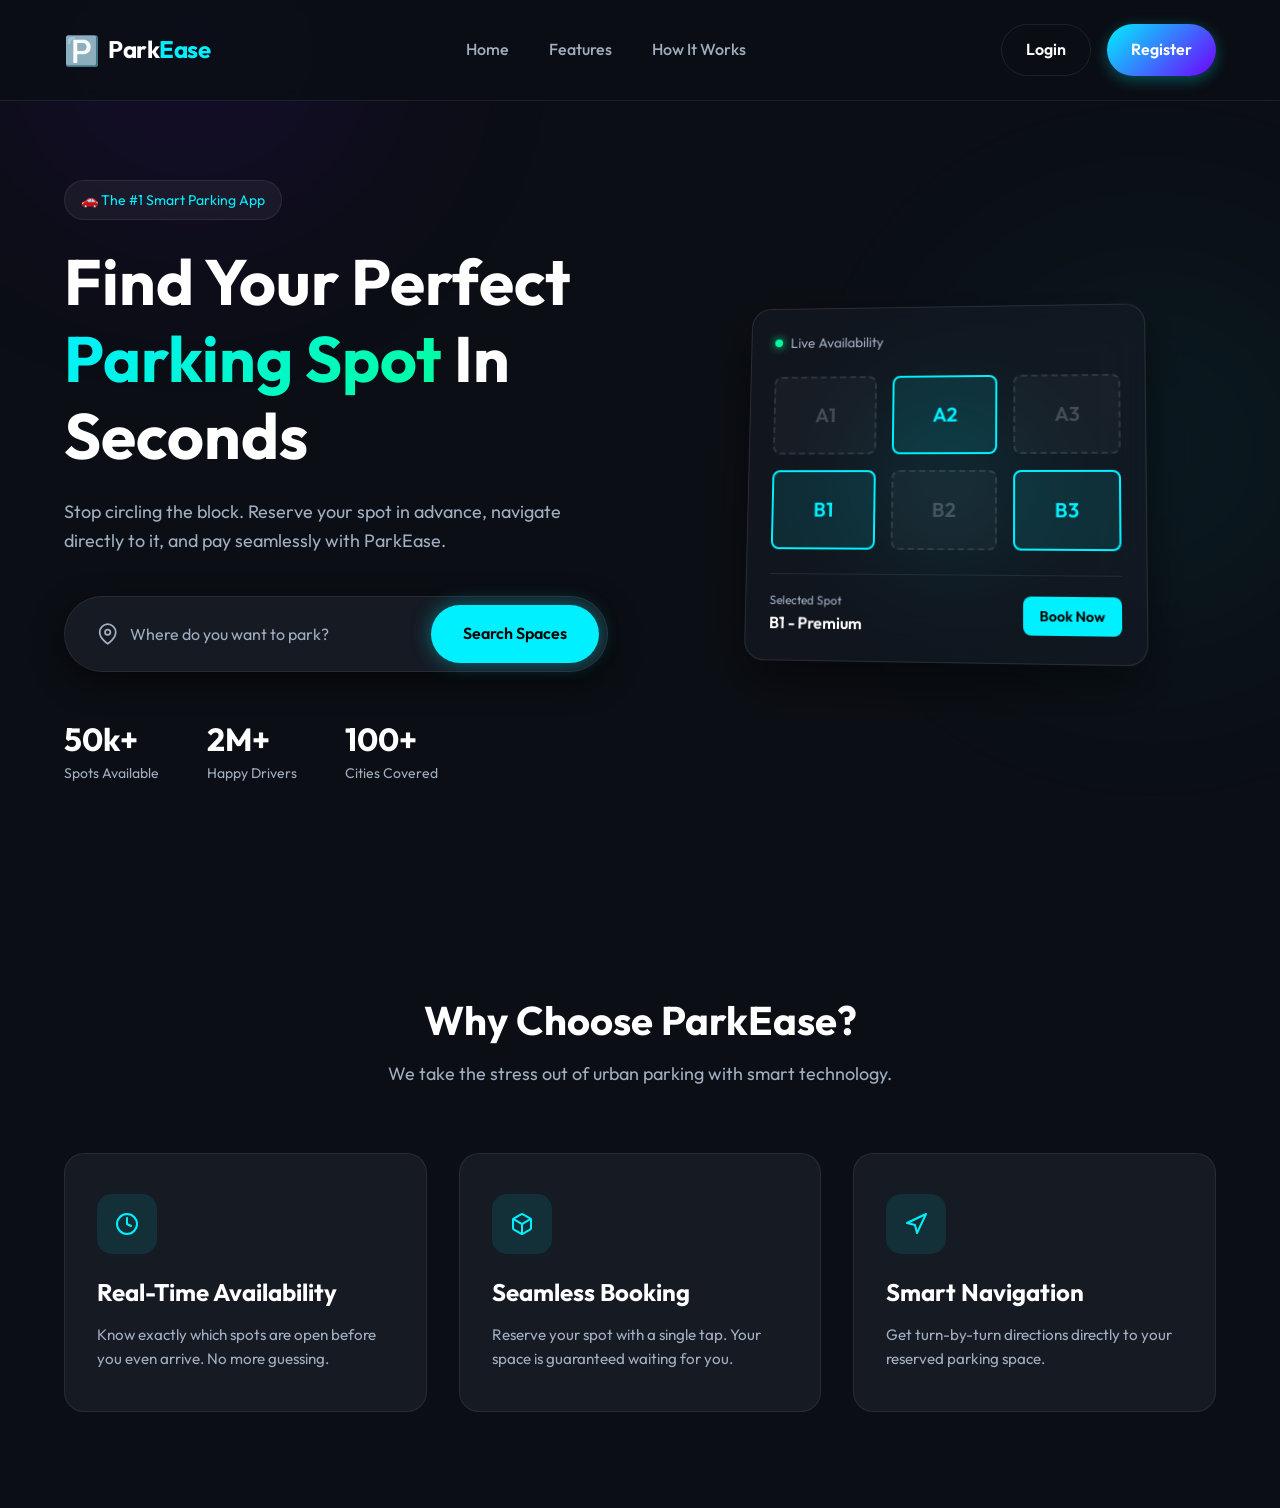
<file: Spotfinder/index.html>
<!DOCTYPE html>
<html lang="en">
<head>
    <meta charset="UTF-8">
    <meta name="viewport" content="width=device-width, initial-scale=1.0">
    <title>ParkEase | Smart Parking Spot Finder</title>
    <meta name="description" content="Find and book the perfect parking spot in seconds with ParkEase smartly.">
    <link rel="preconnect" href="https://fonts.googleapis.com">
    <link rel="preconnect" href="https://fonts.gstatic.com" crossorigin>
    <link href="https://fonts.googleapis.com/css2?family=Outfit:wght@300;400;500;600;700;800&display=swap" rel="stylesheet">
    <link rel="stylesheet" href="style.css">
</head>
<body>
    <!-- Navigation -->
    <nav class="navbar">
        <div class="logo">
            <span class="logo-icon">🅿️</span>
            <h1>Park<span>Ease</span></h1>
        </div>
        <ul class="nav-links">
            <li><a href="#home">Home</a></li>
            <li><a href="#features">Features</a></li>
            <li><a href="#how-it-works">How It Works</a></li>
        </ul>
        <div class="nav-actions">
            <a href="login.html" class="btn btn-outline">Login</a>
            <a href="register.html" class="btn btn-primary">Register</a>
        </div>
    </nav>

    <!-- Hero Section -->
    <section class="hero" id="home">
        <div class="hero-content">
            <div class="badge">🚗 The #1 Smart Parking App</div>
            <h2 class="hero-title">Find Your Perfect <br> <span class="gradient-text">Parking Spot</span> In Seconds</h2>
            <p class="hero-subtitle">Stop circling the block. Reserve your spot in advance, navigate directly to it, and pay seamlessly with ParkEase.</p>
            
            <div class="search-box">
                <div class="search-input">
                    <svg xmlns="http://www.w3.org/2000/svg" width="24" height="24" viewBox="0 0 24 24" fill="none" stroke="currentColor" stroke-width="2" stroke-linecap="round" stroke-linejoin="round"><path d="M21 10c0 7-9 13-9 13s-9-6-9-13a9 9 0 0 1 18 0z"></path><circle cx="12" cy="10" r="3"></circle></svg>
                    <input type="text" placeholder="Where do you want to park?">
                </div>
                <!-- Search button links to Search Parking -->
                <a href="search.html" class="btn btn-search">Search Spaces</a>
            </div>
            
            <div class="hero-stats">
                <div class="stat">
                    <h3>50k+</h3>
                    <p>Spots Available</p>
                </div>
                <div class="stat">
                    <h3>2M+</h3>
                    <p>Happy Drivers</p>
                </div>
                <div class="stat">
                    <h3>100+</h3>
                    <p>Cities Covered</p>
                </div>
            </div>
        </div>
        
        <div class="hero-image-wrapper">
            <div class="glow-circle"></div>
            <!-- Glassmorphic card graphic -->
            <div class="glass-card main-card">
                <div class="card-header">
                    <div class="dot green"></div>
                    <span class="status">Live Availability</span>
                </div>
                <div class="spot-map">
                    <div class="spot occupied">A1</div>
                    <div class="spot available glow">A2</div>
                    <div class="spot occupied">A3</div>
                    <div class="spot available glow">B1</div>
                    <div class="spot occupied">B2</div>
                    <div class="spot available glow">B3</div>
                </div>
                <div class="card-footer">
                    <div>
                        <p class="label">Selected Spot</p>
                        <p class="value">B1 - Premium</p>
                    </div>
                    <a href="booking.html" class="btn btn-small">Book Now</a>
                </div>
            </div>
        </div>
    </section>

    <!-- Features Section -->
    <section class="features" id="features">
        <div class="section-header">
            <h2>Why Choose ParkEase?</h2>
            <p>We take the stress out of urban parking with smart technology.</p>
        </div>
        <div class="features-grid">
            <div class="feature-card">
                <div class="icon-wrapper">
                    <svg xmlns="http://www.w3.org/2000/svg" width="24" height="24" viewBox="0 0 24 24" fill="none" stroke="currentColor" stroke-width="2" stroke-linecap="round" stroke-linejoin="round"><circle cx="12" cy="12" r="10"></circle><polyline points="12 6 12 12 16 14"></polyline></svg>
                </div>
                <h3>Real-Time Availability</h3>
                <p>Know exactly which spots are open before you even arrive. No more guessing.</p>
            </div>
            <div class="feature-card">
                <div class="icon-wrapper">
                    <svg xmlns="http://www.w3.org/2000/svg" width="24" height="24" viewBox="0 0 24 24" fill="none" stroke="currentColor" stroke-width="2" stroke-linecap="round" stroke-linejoin="round"><path d="M21 16V8a2 2 0 0 0-1-1.73l-7-4a2 2 0 0 0-2 0l-7 4A2 2 0 0 0 3 8v8a2 2 0 0 0 1 1.73l7 4a2 2 0 0 0 2 0l7-4A2 2 0 0 0 21 16z"></path><polyline points="3.27 6.96 12 12.01 20.73 6.96"></polyline><line x1="12" y1="22.08" x2="12" y2="12"></line></svg>
                </div>
                <h3>Seamless Booking</h3>
                <p>Reserve your spot with a single tap. Your space is guaranteed waiting for you.</p>
            </div>
            <div class="feature-card">
                <div class="icon-wrapper">
                    <svg xmlns="http://www.w3.org/2000/svg" width="24" height="24" viewBox="0 0 24 24" fill="none" stroke="currentColor" stroke-width="2" stroke-linecap="round" stroke-linejoin="round"><polygon points="3 11 22 2 13 21 11 13 3 11"></polygon></svg>
                </div>
                <h3>Smart Navigation</h3>
                <p>Get turn-by-turn directions directly to your reserved parking space.</p>
            </div>
        </div>
    </section>
</body>
</html>
</file>
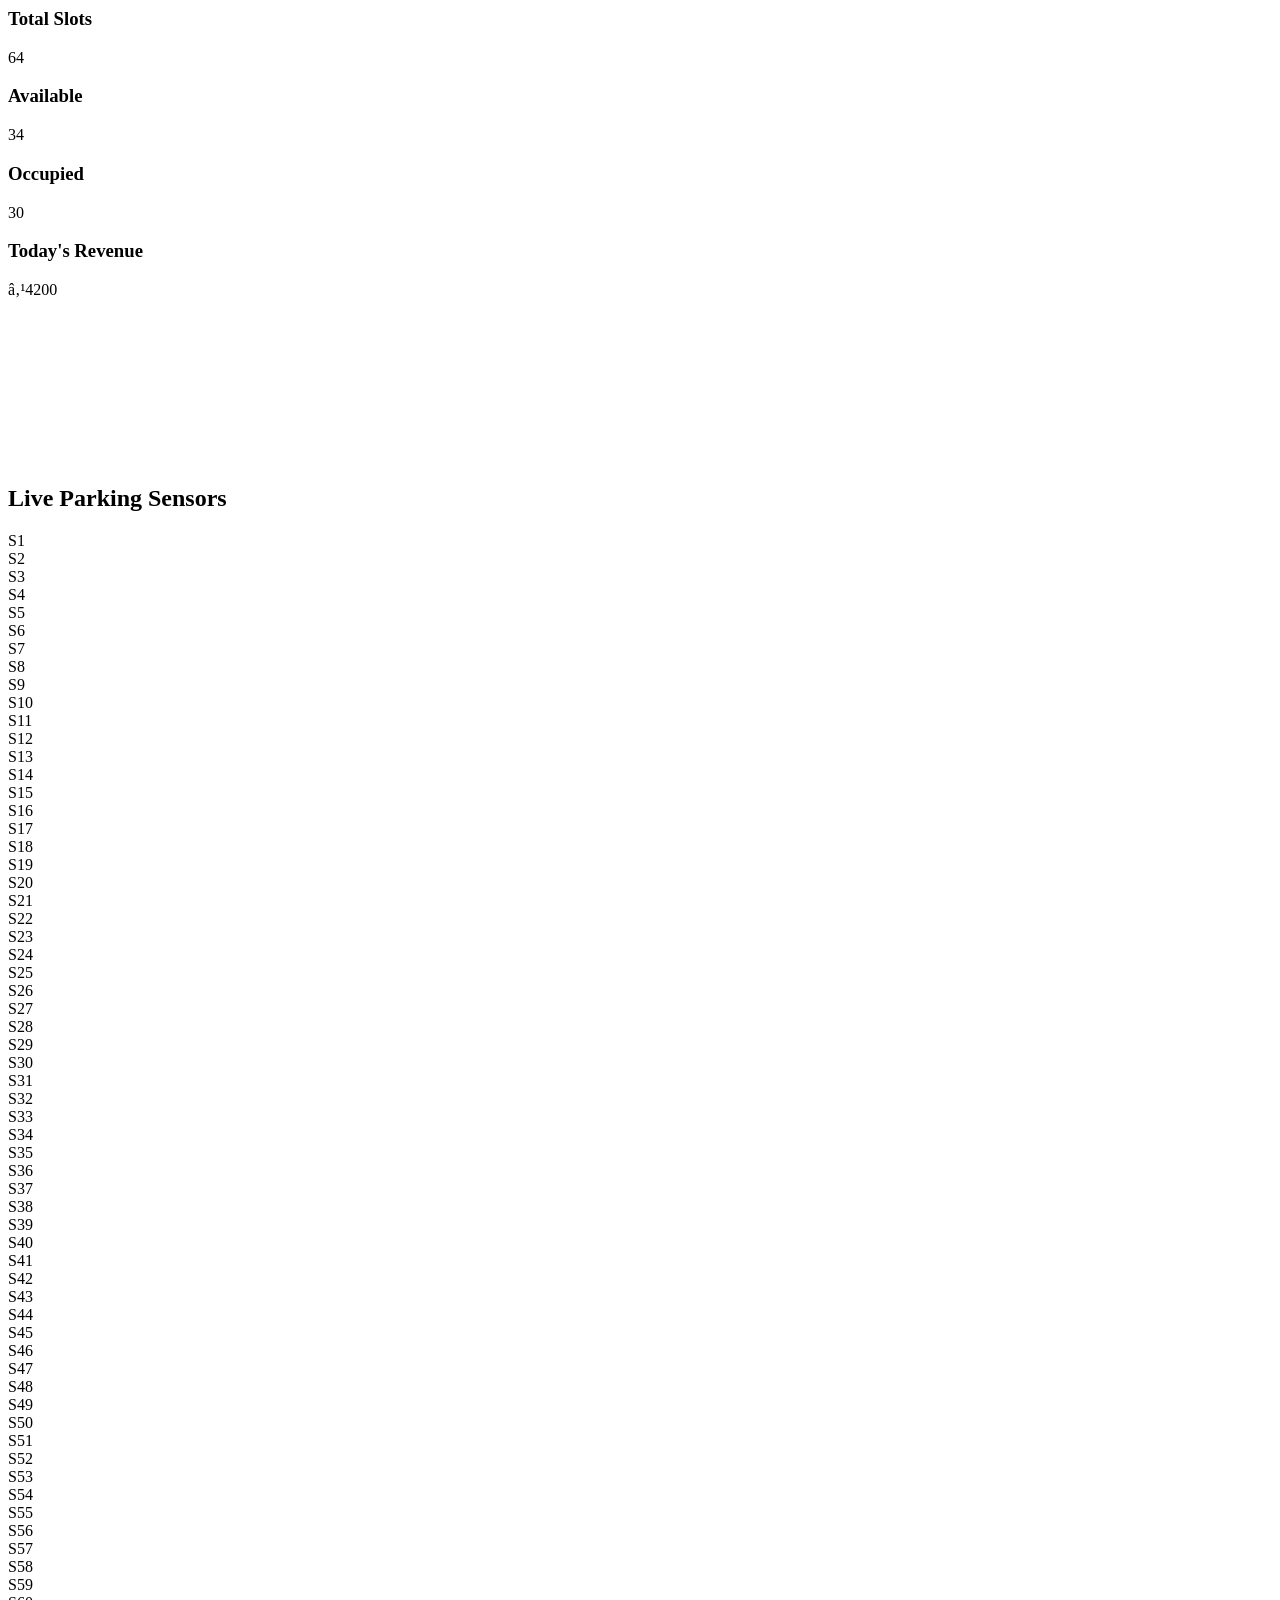
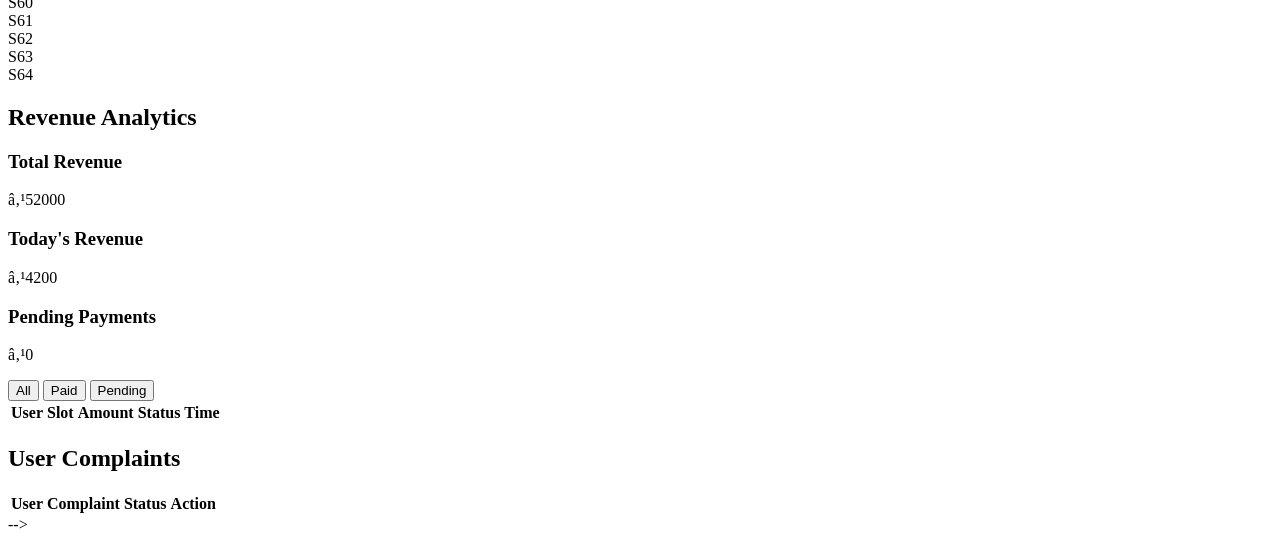
<file: parkease/src/main/resources/static/admin.html>
<!-- <!DOCTYPE html>
<html lang="en">
<head>
<meta charset="UTF-8">
<meta name="viewport" content="width=device-width, initial-scale=1.0">

<title>ParkEase Admin</title>

<link href="https://fonts.googleapis.com/css2?family=Inter:wght@300;400;500;600&display=swap" rel="stylesheet">
<script src="https://cdn.jsdelivr.net/npm/chart.js"></script>

<style>

*{
margin:0;
padding:0;
box-sizing:border-box;
font-family:'Inter',sans-serif;
}

body{
background:#0f1115;
color:#e8e8e8;
display:flex;
}

/* Sidebar */

.sidebar{
width:230px;
height:100vh;
background:#0b0d10;
border-right:1px solid #222;
padding:25px;
}

.logo{
font-size:22px;
font-weight:600;
color:#2ecc71;
margin-bottom:35px;
}

.sidebar ul{
list-style:none;
}

.sidebar li{
padding:12px;
border-radius:6px;
cursor:pointer;
color:#aaa;
margin-bottom:6px;
}

.sidebar li:hover{
background:#1a1f1b;
color:#2ecc71;
}

/* Main */

.main{
flex:1;
padding:35px;
}

.header{
display:flex;
justify-content:space-between;
margin-bottom:25px;
}

.status{
color:#2ecc71;
}

/* Cards */

.cards{
display:grid;
grid-template-columns:repeat(auto-fit,minmax(180px,1fr));
gap:15px;
margin-bottom:25px;
}

.card{
background:#15181d;
padding:18px;
border-radius:10px;
border:1px solid #222;
}

.card h3{
font-size:13px;
color:#888;
}

.card p{
font-size:22px;
color:#2ecc71;
margin-top:5px;
}

/* Parking */

.parking{
background:#15181d;
padding:20px;
border-radius:10px;
}

.grid{
display:grid;
grid-template-columns:repeat(8,70px);
gap:10px;
margin-top:15px;
}

.slot{
height:60px;
border-radius:6px;
display:flex;
align-items:center;
justify-content:center;
font-size:12px;
position:relative;
}

.available{
background:#1e3d2f;
color:#2ecc71;
}

.occupied{
background:#3d1e1e;
color:#ff6b6b;
}

.sensor{
width:8px;
height:8px;
border-radius:50%;
position:absolute;
top:6px;
right:6px;
}

.online{background:#2ecc71;}
.offline{background:#ff4d4d;}

/* Table */

.table{
width:100%;
border-collapse:collapse;
margin-top:20px;
}

.table th,.table td{
padding:10px;
border-bottom:1px solid #222;
text-align:left;
}

/* Chart */

.chart{
background:#15181d;
padding:20px;
border-radius:10px;
margin-top:20px;
}

/* Log */

.logpanel{
margin-top:20px;
background:#15181d;
padding:15px;
border-radius:10px;
height:180px;
overflow:auto;
font-size:12px;
}

/* Pages */

.page{
display:none;
}

.page.active{
display:block;
}

button{
background:#2ecc71;
border:none;
padding:6px 10px;
border-radius:5px;
cursor:pointer;
margin-right:6px;
}

</style>
</head>

<body>

<div class="sidebar">

<div class="logo">ParkEase</div>

<ul>
<li onclick="showPage('dashboard')">Dashboard</li>
<li onclick="showPage('parkingPage')">Parking Control</li>
<li onclick="showPage('revenuePage')">Revenue</li>
<li onclick="showPage('complaintsPage')">Complaints</li>
</ul>

</div>

<div class="main">

<div class="header">
<h1>Admin Control Center</h1>
<div class="status">● System Live</div>
</div>

<!-- DASHBOARD -->

<div id="dashboard" class="page active">

<div class="cards">

<div class="card">
<h3>Total Slots</h3>
<p>64</p>
</div>

<div class="card">
<h3>Available</h3>
<p id="availableSlots">0</p>
</div>

<div class="card">
<h3>Occupied</h3>
<p id="occupiedSlots">0</p>
</div>

<div class="card">
<h3>Today's Revenue</h3>
<p id="todayRevenue">₹4200</p>
</div>

</div>

<div class="chart">
<canvas id="trendChart"></canvas>
</div>

</div>

<!-- PARKING PAGE -->

<div id="parkingPage" class="page">

<h2>Live Parking Sensors</h2>

<div class="parking">
<div class="grid" id="slotGrid"></div>
</div>

<div class="logpanel" id="logs"></div>

</div>

<!-- REVENUE PAGE -->

<div id="revenuePage" class="page">

<h2>Revenue Analytics</h2>

<div class="cards">

<div class="card">
<h3>Total Revenue</h3>
<p id="totalRevenue">₹52000</p>
</div>

<div class="card">
<h3>Today's Revenue</h3>
<p id="todayRevenue2">₹4200</p>
</div>

<div class="card">
<h3>Pending Payments</h3>
<p id="pendingAmount">₹0</p>
</div>

</div>

<div>

<button onclick="filterPayments('all')">All</button>
<button onclick="filterPayments('paid')">Paid</button>
<button onclick="filterPayments('pending')">Pending</button>

</div>

<div class="logpanel" id="paymentFeed"></div>

<table class="table">

<thead>
<tr>
<th>User</th>
<th>Slot</th>
<th>Amount</th>
<th>Status</th>
<th>Time</th>
</tr>
</thead>

<tbody id="paymentTable"></tbody>

</table>

</div>

<!-- COMPLAINTS -->

<div id="complaintsPage" class="page">

<h2>User Complaints</h2>

<table class="table">

<thead>
<tr>
<th>User</th>
<th>Complaint</th>
<th>Status</th>
<th>Action</th>
</tr>
</thead>

<tbody id="complaintTable"></tbody>

</table>

</div>

</div>

<script>

/* Navigation */

function showPage(id){

document.querySelectorAll(".page").forEach(p=>{
p.classList.remove("active")
})

document.getElementById(id).classList.add("active")

}

/* Parking Slots */

const slots=[]

for(let i=1;i<=64;i++){

slots.push({
id:i,
status:Math.random()>0.6?'occupied':'available',
sensor:true
})

}

const grid=document.getElementById("slotGrid")

function renderSlots(){

grid.innerHTML=''

slots.forEach(s=>{

const div=document.createElement("div")

div.className="slot "+s.status
div.innerText="S"+s.id

const sensor=document.createElement("div")

sensor.className="sensor "+(s.sensor?'online':'offline')

div.appendChild(sensor)

grid.appendChild(div)

})

updateStats()

}

renderSlots()

function updateStats(){

const available=slots.filter(s=>s.status==="available").length
const occupied=slots.filter(s=>s.status==="occupied").length

document.getElementById("availableSlots").innerText=available
document.getElementById("occupiedSlots").innerText=occupied

}

/* Chart */

new Chart(document.getElementById("trendChart"),{

type:'line',

data:{
labels:['Mon','Tue','Wed','Thu','Fri','Sat','Sun'],
datasets:[
{
label:'Bookings',
data:[12,18,10,15,25,30,20],
borderColor:'#2ecc71'
},
{
label:'Revenue',
data:[900,1200,700,1400,2000,2600,1900],
borderColor:'#3498db'
}
]

}

})

/* Logs */

function log(msg){

const panel=document.getElementById("logs")

const line=document.createElement("div")

line.innerText=new Date().toLocaleTimeString()+" - "+msg

panel.prepend(line)

}

/* Sensor simulation */

setInterval(()=>{

const r=Math.floor(Math.random()*slots.length)

slots[r].status=slots[r].status==="available"?"occupied":"available"

log("Sensor update slot "+slots[r].id)

renderSlots()

},4000)

/* Payments */

let payments=[
{user:"Rahul",slot:"S12",amount:80,status:"paid",time:"10:20"},
{user:"Simran",slot:"S03",amount:60,status:"pending",time:"10:40"},
{user:"Aman",slot:"S21",amount:90,status:"paid",time:"11:10"}
]

function renderPayments(list){

const table=document.getElementById("paymentTable")

table.innerHTML=""

list.forEach(p=>{

table.innerHTML+=`
<tr>
<td>${p.user}</td>
<td>${p.slot}</td>
<td>₹${p.amount}</td>
<td>${p.status}</td>
<td>${p.time}</td>
</tr>
`

})

}

renderPayments(payments)

function filterPayments(type){

if(type==="all") renderPayments(payments)

else{

const filtered=payments.filter(p=>p.status===type)

renderPayments(filtered)

}

}

function addPaymentFeed(msg){

const feed=document.getElementById("paymentFeed")

const line=document.createElement("div")

line.innerText=new Date().toLocaleTimeString()+" - "+msg

feed.prepend(line)

}

/* Live payment simulation */

setInterval(()=>{

const users=["Rahul","Simran","Aman","Priya"]

const payment={
user:users[Math.floor(Math.random()*users.length)],
slot:"S"+Math.floor(Math.random()*64),
amount:60+Math.floor(Math.random()*40),
status:Math.random()>0.2?"paid":"pending",
time:new Date().toLocaleTimeString()
}

payments.unshift(payment)

renderPayments(payments)

addPaymentFeed("Payment "+payment.status+" - "+payment.user+" ₹"+payment.amount)

},7000)

/* Complaints */

const complaints=[
{user:"Rahul",text:"Slot showed free but occupied",status:"Open"},
{user:"Simran",text:"Payment deducted twice",status:"Pending"}
]

const table=document.getElementById("complaintTable")

function renderComplaints(){

table.innerHTML=""

complaints.forEach((c,i)=>{

table.innerHTML+=`
<tr>
<td>${c.user}</td>
<td>${c.text}</td>
<td>${c.status}</td>
<td><button onclick="resolveComplaint(${i})">Resolve</button></td>
</tr>
`

})

}

function resolveComplaint(i){

complaints[i].status="Resolved"

renderComplaints()

}

renderComplaints()

</script>

</body>
</html> -->
</file>
<file: Spotfinder/style.css>
/* Color Palette and Variables */
:root {
   --bg-color: #0B0E14; /* Deep dark blue/black */
    --surface-color: #151A23; /* Slightly lighter for cards */
    --primary-color: #00F0FF; /* Electric neon blue */
    --primary-glow: rgba(0, 240, 255, 0.4);
    --secondary-color: #7000FF; /* Vibrant purple */
    --accent-color: #00FF9D; /* Neon green */
    --text-main: #FFFFFF;
    --text-muted: #A0AEC0;
    --border-color: rgba(255, 255, 255, 0.08);
    --glass-bg: rgba(21, 26, 35, 0.6);
    --glass-border: rgba(255, 255, 255, 0.1);
    
    --transition: all 0.3s cubic-bezier(0.25, 0.8, 0.25, 1);
}

* {
    margin: 0;
    padding: 0;
    box-sizing: border-box;
}

body {
    font-family: 'Outfit', sans-serif;
    background-color: var(--bg-color);
    color: var(--text-main);
    line-height: 1.6;
    overflow-x: hidden;
}

/* Background Effects */
body::before {
    content: '';
    position: absolute;
    top: -20%;
    left: -10%;
    width: 50%;
    height: 50%;
    background: radial-gradient(circle, var(--secondary-color) 0%, transparent 70%);
    opacity: 0.15;
    filter: blur(100px);
    z-index: -1;
}

body::after {
    content: '';
    position: absolute;
    top: 20%;
    right: -10%;
    width: 40%;
    height: 60%;
    background: radial-gradient(circle, var(--primary-color) 0%, transparent 70%);
    opacity: 0.1;
    filter: blur(120px);
    z-index: -1;
}

/* Typography */
a {
    text-decoration: none;
    color: inherit;
}

h1, h2, h3 {
    font-weight: 700;
    line-height: 1.2;
}

.gradient-text {
    background: linear-gradient(135deg, var(--primary-color), var(--accent-color));
    -webkit-background-clip: text;
    -webkit-text-fill-color: transparent;
    background-clip: text;
}

/* Buttons */
.btn {
    display: inline-flex;
    align-items: center;
    justify-content: center;
    padding: 0.75rem 1.5rem;
    border-radius: 50px;
    font-weight: 600;
    font-size: 1rem;
    cursor: pointer;
    transition: var(--transition);
    border: none;
    outline: none;
}

.btn-primary {
    background: linear-gradient(135deg, var(--primary-color), var(--secondary-color));
    color: #fff;
    box-shadow: 0 4px 15px rgba(0, 240, 255, 0.3);
}

.btn-primary:hover {
    transform: translateY(-2px);
    box-shadow: 0 6px 20px rgba(0, 240, 255, 0.5);
}

.btn-outline {
    background: transparent;
    border: 1px solid var(--border-color);
    color: var(--text-main);
}

.btn-outline:hover {
    background: rgba(255, 255, 255, 0.05);
    border-color: var(--text-main);
}

.btn-search {
    background: var(--primary-color);
    color: #000;
    padding: 1rem 2rem;
    box-shadow: 0 0 20px var(--primary-glow);
}

.btn-search:hover {
    box-shadow: 0 0 30px var(--primary-glow);
    transform: scale(1.05);
}

.btn-small {
    padding: 0.5rem 1rem;
    font-size: 0.875rem;
    background: var(--primary-color);
    color: #000;
    border-radius: 8px;
}

/* Navigation */
.navbar {
    display: flex;
    justify-content: space-between;
    align-items: center;
    padding: 1.5rem 5%;
    background: rgba(11, 14, 20, 0.8);
    backdrop-filter: blur(10px);
    position: fixed;
    width: 100%;
    top: 0;
    z-index: 1000;
    border-bottom: 1px solid var(--border-color);
}

.logo {
    display: flex;
    align-items: center;
    gap: 0.5rem;
}

.logo h1 {
    font-size: 1.5rem;
    letter-spacing: -0.5px;
}

.logo span:not(.logo-icon) {
    color: var(--primary-color);
}

.logo-icon {
    font-size: 1.8rem;
}

.nav-links {
    display: flex;
    list-style: none;
    gap: 2.5rem;
}

.nav-links a {
    font-size: 1rem;
    font-weight: 500;
    color: var(--text-muted);
    transition: var(--transition);
    position: relative;
}

.nav-links a:hover {
    color: var(--text-main);
}

.nav-links a::after {
    content: '';
    position: absolute;
    width: 0;
    height: 2px;
    bottom: -4px;
    left: 0;
    background: var(--primary-color);
    transition: var(--transition);
}

.nav-links a:hover::after {
    width: 100%;
}

.nav-actions {
    display: flex;
    gap: 1rem;
}

/* Hero Section */
.hero {
    display: flex;
    align-items: center;
    justify-content: space-between;
    min-height: 100vh;
    padding: 8rem 5% 4rem;
    gap: 4rem;
}

.hero-content {
    flex: 1;
    max-width: 600px;
}

.badge {
    display: inline-block;
    padding: 0.5rem 1rem;
    background: rgba(255, 255, 255, 0.05);
    border: 1px solid var(--border-color);
    border-radius: 50px;
    font-size: 0.875rem;
    color: var(--primary-color);
    margin-bottom: 1.5rem;
    animation: fadeInDown 0.8s ease-out;
}

.hero-title {
    font-size: 4rem;
    margin-bottom: 1.5rem;
    animation: fadeInUp 0.8s ease-out 0.2s backwards;
}

.hero-subtitle {
    font-size: 1.125rem;
    color: var(--text-muted);
    margin-bottom: 2.5rem;
    animation: fadeInUp 0.8s ease-out 0.4s backwards;
}

.search-box {
    display: flex;
    align-items: center;
    background: var(--surface-color);
    padding: 0.5rem;
    border-radius: 50px;
    border: 1px solid var(--border-color);
    margin-bottom: 3rem;
    animation: fadeInUp 0.8s ease-out 0.6s backwards;
    box-shadow: 0 10px 30px rgba(0, 0, 0, 0.5);
}

.search-input {
    flex: 1;
    display: flex;
    align-items: center;
    gap: 0.75rem;
    padding: 0 1.5rem;
    color: var(--text-muted);
}

.search-input input {
    width: 100%;
    background: none;
    border: none;
    color: var(--text-main);
    font-size: 1rem;
    font-family: inherit;
    outline: none;
}

.search-input input::placeholder {
    color: var(--text-muted);
}

.hero-stats {
    display: flex;
    gap: 3rem;
    animation: fadeInUp 0.8s ease-out 0.8s backwards;
}

.stat h3 {
    font-size: 2rem;
    color: var(--text-main);
    margin-bottom: 0.25rem;
}

.stat p {
    font-size: 0.875rem;
    color: var(--text-muted);
}

/* Hero Image & Glass Card */
.hero-image-wrapper {
    flex: 1;
    position: relative;
    display: flex;
    justify-content: center;
    align-items: center;
    animation: fadeInRight 1s ease-out 0.4s backwards;
}

.glow-circle {
    position: absolute;
    width: 300px;
    height: 300px;
    background: radial-gradient(circle, var(--primary-color) 0%, transparent 60%);
    opacity: 0.3;
    filter: blur(40px);
    animation: pulse 4s infinite alternate;
}

.glass-card {
    background: var(--glass-bg);
    backdrop-filter: blur(20px);
    -webkit-backdrop-filter: blur(20px);
    border: 1px solid var(--glass-border);
    border-radius: 20px;
    padding: 1.5rem;
    width: 100%;
    max-width: 400px;
    position: relative;
    z-index: 10;
    box-shadow: 0 20px 50px rgba(0, 0, 0, 0.5);
    transform: perspective(1000px) rotateY(-5deg) rotateX(5deg);
    transition: transform 0.5s ease;
}

.glass-card:hover {
    transform: perspective(1000px) rotateY(0deg) rotateX(0deg);
}

.card-header {
    display: flex;
    align-items: center;
    gap: 0.5rem;
    margin-bottom: 1.5rem;
}

.dot {
    width: 8px;
    height: 8px;
    border-radius: 50%;
}

.dot.green {
    background: var(--accent-color);
    box-shadow: 0 0 10px var(--accent-color);
    animation: blink 2s infinite;
}

.status {
    font-size: 0.875rem;
    color: var(--text-muted);
}

.spot-map {
    display: grid;
    grid-template-columns: repeat(3, 1fr);
    gap: 1rem;
    margin-bottom: 1.5rem;
}

.spot {
    height: 80px;
    border-radius: 8px;
    display: flex;
    align-items: center;
    justify-content: center;
    font-weight: 600;
    font-size: 1.25rem;
    border: 2px dashed rgba(255, 255, 255, 0.1);
    transition: var(--transition);
}

.spot.occupied {
    background: rgba(255, 255, 255, 0.03);
    color: rgba(255, 255, 255, 0.2);
}

.spot.available {
    background: rgba(0, 240, 255, 0.1);
    border: 2px solid var(--primary-color);
    color: var(--primary-color);
    cursor: pointer;
}

.spot.available:hover {
    background: var(--primary-color);
    color: #000;
    transform: translateY(-5px);
    box-shadow: 0 5px 15px var(--primary-glow);
}

.card-footer {
    display: flex;
    justify-content: space-between;
    align-items: center;
    padding-top: 1rem;
    border-top: 1px solid var(--border-color);
}

.card-footer .label {
    font-size: 0.75rem;
    color: var(--text-muted);
}

.card-footer .value {
    font-weight: 600;
    font-size: 1rem;
}

/* Features Section */
.features {
    padding: 6rem 5%;
}

.section-header {
    text-align: center;
    margin-bottom: 4rem;
}

.section-header h2 {
    font-size: 2.5rem;
    margin-bottom: 1rem;
}

.section-header p {
    color: var(--text-muted);
    font-size: 1.125rem;
}

.features-grid {
    display: grid;
    grid-template-columns: repeat(auto-fit, minmax(300px, 1fr));
    gap: 2rem;
}

.feature-card {
    background: var(--surface-color);
    padding: 2.5rem 2rem;
    border-radius: 20px;
    border: 1px solid var(--border-color);
    transition: var(--transition);
    position: relative;
    overflow: hidden;
}

.feature-card::before {
    content: '';
    position: absolute;
    top: 0;
    left: 0;
    width: 100%;
    height: 100%;
    background: linear-gradient(135deg, rgba(0, 240, 255, 0.1), transparent);
    opacity: 0;
    transition: var(--transition);
}

.feature-card:hover {
    transform: translateY(-10px);
    border-color: rgba(0, 240, 255, 0.3);
    box-shadow: 0 10px 30px rgba(0, 0, 0, 0.3);
}

.feature-card:hover::before {
    opacity: 1;
}

.icon-wrapper {
    width: 60px;
    height: 60px;
    background: rgba(0, 240, 255, 0.1);
    border-radius: 15px;
    display: flex;
    align-items: center;
    justify-content: center;
    color: var(--primary-color);
    margin-bottom: 1.5rem;
}

.feature-card h3 {
    font-size: 1.5rem;
    margin-bottom: 1rem;
    position: relative;
}

.feature-card p {
    color: var(--text-muted);
    font-size: 0.95rem;
    position: relative;
}

/* Animations */
@keyframes fadeInUp {
    from {
        opacity: 0;
        transform: translateY(30px);
    }
    to {
        opacity: 1;
        transform: translateY(0);
    }
}

@keyframes fadeInDown {
    from {
        opacity: 0;
        transform: translateY(-30px);
    }
    to {
        opacity: 1;
        transform: translateY(0);
    }
}

@keyframes fadeInRight {
    from {
        opacity: 0;
        transform: translateX(50px);
    }
    to {
        opacity: 1;
        transform: translateX(0);
    }
}

@keyframes pulse {
    from {
        opacity: 0.2;
        transform: scale(0.95);
    }
    to {
        opacity: 0.4;
        transform: scale(1.05);
    }
}

@keyframes blink {
    0%, 100% { opacity: 1; }
    50% { opacity: 0.4; }
}

/* Responsive */
@media (max-width: 992px) {
    .hero {
        flex-direction: column;
        text-align: center;
        padding-top: 8rem;
    }
    
    .hero-title {
        font-size: 3rem;
    }
    
    .search-box {
        margin: 2rem auto;
    }
    
    .hero-stats {
        justify-content: center;
    }
    
    .glass-card {
        transform: none;
    }
}

@media (max-width: 768px) {
    .nav-links {
        display: none;
    }
    
    .hero-title {
        font-size: 2.5rem;
    }
    
    .search-box {
        flex-direction: column;
        border-radius: 20px;
        padding: 1rem;
        gap: 1rem;
    }
    
    .search-input {
        width: 100%;
        border-bottom: 1px solid var(--border-color);
        padding-bottom: 1rem;
    }
    
    .btn-search {
        width: 100%;
        border-radius: 10px;
    }
    
    .hero-stats {
        flex-direction: column;
        gap: 1.5rem;
    }
}
</file>
